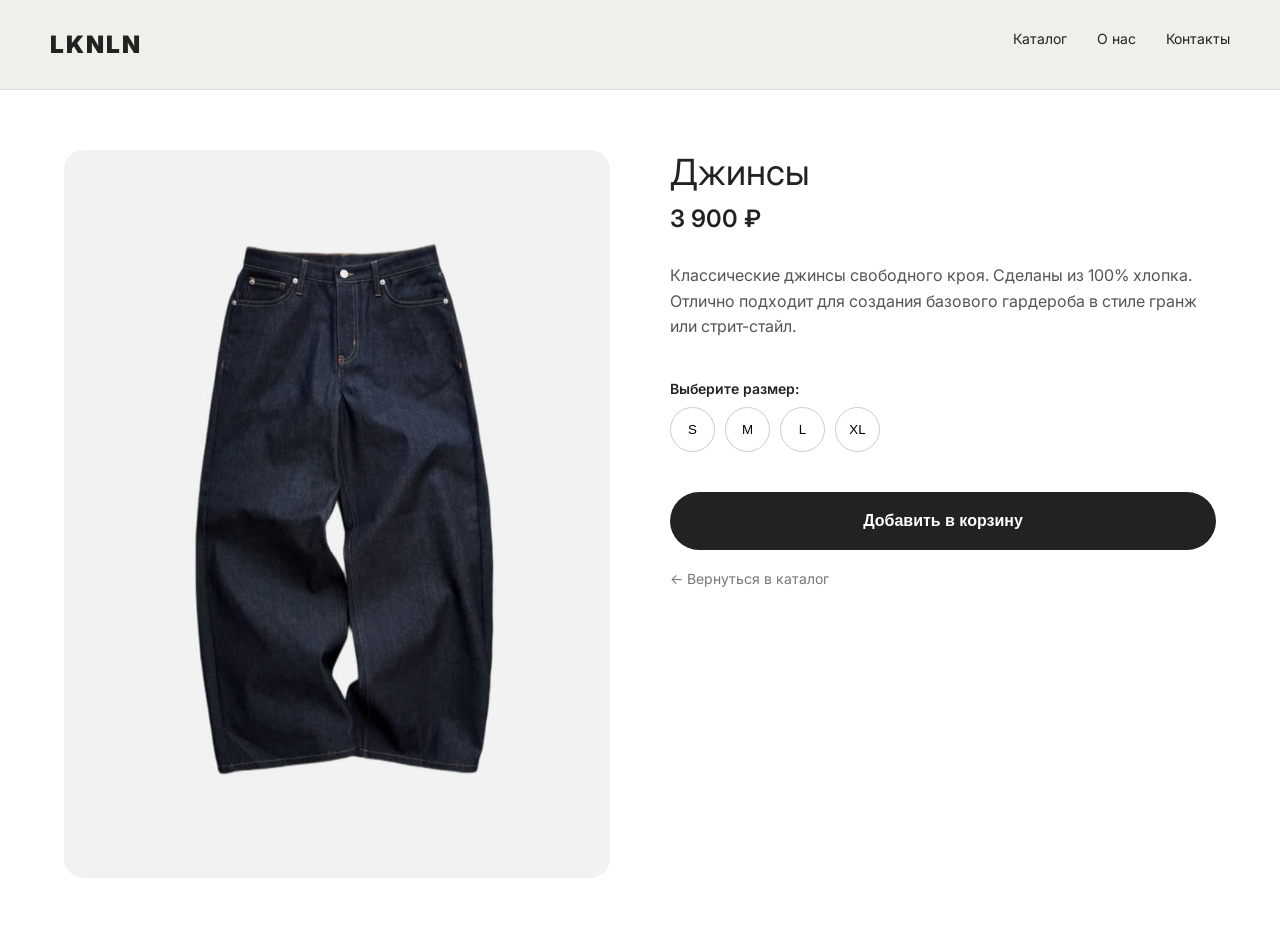
<file: product2.html>
<!DOCTYPE html>
<html lang="ru">
<head>
    <meta charset="UTF-8">
    <meta name="viewport" content="width=device-width, initial-scale=1.0">
    <title> Джинсы - LKNLN</title>
    <link href="https://fonts.googleapis.com/css2?family=Inter:wght@300;400;600&display=swap" rel="stylesheet">
    <link rel="stylesheet" href="styles.css">
</head>
<body>

    <!-- Шапка -->
    <header class="header header-dark">
        <a href="index.html" class="logo-text">LKNLN</a>
        <nav class="nav-left">
            <a href="catalog.html">Каталог</a>
            <a href="#">О нас</a>
            <a href="#">Контакты</a>
        </nav>
    </header>

    <!-- Основной блок товара -->
    <section class="product-page">
        <div class="product-container">
            
            <!-- Левая часть: Фото -->
            <div class="product-image">
                <img src="SHOP NOW our latest baggy jeans, tees, hoodies, sneakers and track suits_ Inspired by Y2K fashion & streetwear.jpg" alt="Джинсы">
            </div>

            <!-- Правая часть: Информация -->
            <div class="product-info">
                <h1>Джинсы</h1>
                <p class="product-price">3 900 ₽</p>
                
                <p class="product-desc">Классические джинсы свободного кроя. Сделаны из 100% хлопка. Отлично подходит для создания базового гардероба в стиле гранж или стрит-стайл.</p>

                <!-- Выбор размера -->
                <div class="sizes">
                    <p>Выберите размер:</p>
                    <div class="size-buttons">
                        <button>S</button>
                        <button>M</button>
                        <button>L</button>
                        <button>XL</button>
                    </div>
                </div>

                <!-- Кнопка Купить -->
                <button class="btn-add-to-cart">Добавить в корзину</button>
                
                <a href="catalog.html" class="back-link">← Вернуться в каталог</a>
            </div>

        </div>
    </section>

</body>
</html>
</file>
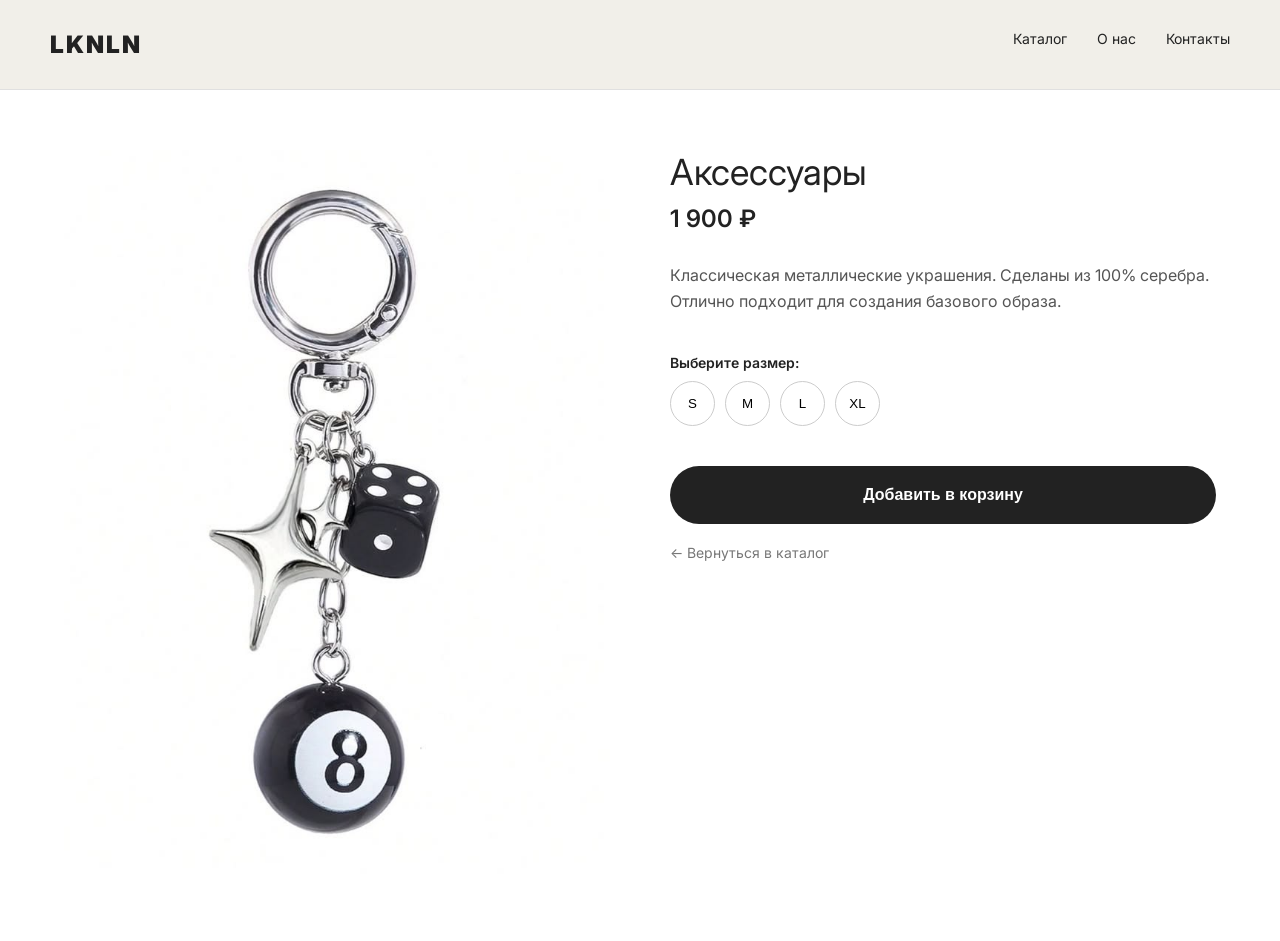
<file: product3.html>
<!DOCTYPE html>
<html lang="ru">
<head>
    <meta charset="UTF-8">
    <meta name="viewport" content="width=device-width, initial-scale=1.0">
    <title>Аксессуары - LKNLN</title>
    <link href="https://fonts.googleapis.com/css2?family=Inter:wght@300;400;600&display=swap" rel="stylesheet">
    <link rel="stylesheet" href="styles.css">
</head>
<body>

    <!-- Шапка -->
    <header class="header header-dark">
        <a href="index.html" class="logo-text">LKNLN</a>
        <nav class="nav-left">
            <a href="catalog.html">Каталог</a>
            <a href="#">О нас</a>
            <a href="#">Контакты</a>
        </nav>
    </header>

    <!-- Основной блок товара -->
    <section class="product-page">
        <div class="product-container">
            
            <!-- Левая часть: Фото -->
            <div class="product-image">
                <img src="key chain 🎱.jpg" alt="Аксессуары">
            </div>

            <!-- Правая часть: Информация -->
            <div class="product-info">
                <h1>Аксессуары</h1>
                <p class="product-price">1 900 ₽</p>
                
                <p class="product-desc">Классическая металлические украшения. Сделаны из 100% серебра. Отлично подходит для создания базового образа.</p>

                <!-- Выбор размера -->
                <div class="sizes">
                    <p>Выберите размер:</p>
                    <div class="size-buttons">
                        <button>S</button>
                        <button>M</button>
                        <button>L</button>
                        <button>XL</button>
                    </div>
                </div>

                <!-- Кнопка Купить -->
                <button class="btn-add-to-cart">Добавить в корзину</button>
                
                <a href="catalog.html" class="back-link">← Вернуться в каталог</a>
            </div>

        </div>
    </section>

</body>
</html>
</file>
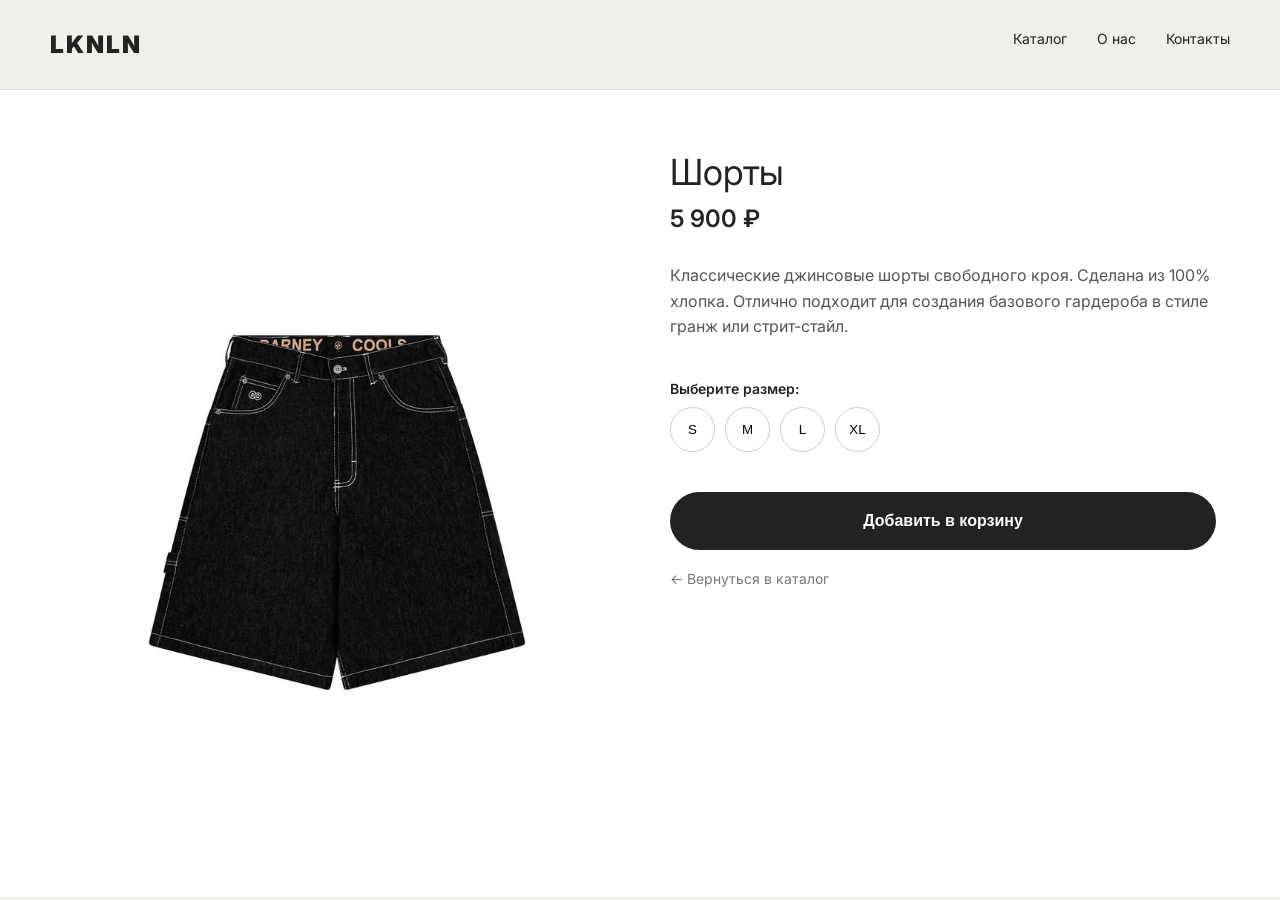
<file: product6.html>
<!DOCTYPE html>
<html lang="ru">
<head>
    <meta charset="UTF-8">
    <meta name="viewport" content="width=device-width, initial-scale=1.0">
    <title>Шорты - LKNLN</title>
    <link href="https://fonts.googleapis.com/css2?family=Inter:wght@300;400;600&display=swap" rel="stylesheet">
    <link rel="stylesheet" href="styles.css">
</head>
<body>

    <!-- Шапка -->
    <header class="header header-dark">
        <a href="index.html" class="logo-text">LKNLN</a>
        <nav class="nav-left">
            <a href="catalog.html">Каталог</a>
            <a href="#">О нас</a>
            <a href="#">Контакты</a>
        </nav>
    </header>

    <!-- Основной блок товара -->
    <section class="product-page">
        <div class="product-container">
            
            <!-- Левая часть: Фото -->
            <div class="product-image">
                <img src="denim jorts in raw 🔥 last remaining sizes avail_ Jorts Png, Hoodie Mockup, 2000s Boys, Jorts Mocku.jpg" alt="Шорты">
            </div>

            <!-- Правая часть: Информация -->
            <div class="product-info">
                <h1>Шорты</h1>
                <p class="product-price">5 900 ₽</p>
                
                <p class="product-desc">Классические джинсовые шорты свободного кроя. Сделана из 100% хлопка. Отлично подходит для создания базового гардероба в стиле гранж или стрит-стайл.</p>

                <!-- Выбор размера -->
                <div class="sizes">
                    <p>Выберите размер:</p>
                    <div class="size-buttons">
                        <button>S</button>
                        <button>M</button>
                        <button>L</button>
                        <button>XL</button>
                    </div>
                </div>

                <!-- Кнопка Купить -->
                <button class="btn-add-to-cart">Добавить в корзину</button>
                
                <a href="catalog.html" class="back-link">← Вернуться в каталог</a>
            </div>

        </div>
    </section>

</body>
</html>
</file>
<file: styles.css>
/* Сброс базовых стилей */
* {
    margin: 0;
    padding: 0;
    box-sizing: border-box;
}

body {
    font-family: 'Inter', sans-serif;
    background-color: #f1efe9; /* Светло-бежевый фон как на фото */
    color: #222;
    -webkit-font-smoothing: antialiased;
}

a {
    text-decoration: none;
    color: inherit;
}

/* --- HERO SECTION (Главный баннер) --- */
.hero {
    position: relative;
    width: 100%;
    height: 100vh;
    max-height: 900px;
    /* Замените ссылку ниже на свою картинку */
    background: url('images/short.jpg') center/cover no-repeat;
    display: flex;
    flex-direction: column;
    align-items: center;
    justify-content: center;
}

/* Затемнение фона для читаемости текста */
.hero::before {
    content: '';
    position: absolute;
    top: 0; left: 0; right: 0; bottom: 0;
    background: rgba(0, 0, 0, 0.2);
}

/* Шапка */
.header {
    position: absolute;
    top: 0;
    left: 0;
    width: 100%;
    padding: 30px 50px;
    display: flex;
    justify-content: space-between;
    color: #fff;
    z-index: 10;
}

.nav-left {
    display: flex;
    gap: 30px;
    font-size: 14px;
}

.nav-left a:hover {
    opacity: 0.7;
}

.nav-right {
    display: flex;
    gap: 20px;
}

.icon-btn {
    background: none;
    border: none;
    color: #fff;
    font-size: 18px;
    cursor: pointer;
}

/* Контент по центру */
.hero-content {
    position: relative;
    z-index: 10;
    text-align: center;
    color: #fff;
}

.logo {
    font-size: 100px;
    font-weight: 900;
    letter-spacing: 2px;
    line-height: 1;
    margin-bottom: 10px;
    /* Имитация стилизованного шрифта с картинки */
    font-family: 'Arial Black', Impact, sans-serif; 
}

.subtitle {
    font-size: 14px;
    letter-spacing: 1px;
    margin-bottom: 30px;
}

.btn-pill {
    display: inline-block;
    background-color: #fff;
    color: #000;
    padding: 15px 40px;
    border-radius: 50px;
    font-size: 12px;
    font-weight: 600;
    text-transform: uppercase;
    transition: background 0.3s;
}

.btn-pill:hover {
    background-color: #ddd;
}

/* --- FEATURES (Круглые иконки) --- */
.features {
    display: flex;
    justify-content: center;
    gap: 40px;
    padding: 60px 20px;
    flex-wrap: wrap;
    background-color: #f1efe9;
}

.feature-item {
    display: flex;
    flex-direction: column;
    align-items: center;
    gap: 10px;
}

.circle-img {
    width: 90px;
    height: 90px;
    border-radius: 50%;
    overflow: hidden;
    border: 2px solid transparent;
    transition: border 0.3s;
}

.circle-img img {
    width: 100%;
    height: 100%;
    object-fit: cover;
}

.feature-item span {
    font-size: 12px;
    color: #555;
}

/* --- NEW DROP (Заголовок) --- */
.catalog {
    padding: 40px 5% 80px;
    max-width: 1400px;
    margin: 0 auto;
}

.section-title {
    text-align: center;
    margin-bottom: 50px;
}

.section-title h2 {
    font-size: 40px;
    font-weight: 400;
    letter-spacing: 1px;
}

.section-title p {
    font-size: 12px;
    color: #777;
    text-transform: uppercase;
    letter-spacing: 2px;
}

/* --- СЕТКА ТОВАРОВ --- */
.grid {
    display: grid;
    grid-template-columns: repeat(3, 1fr); /* 3 колонки */
    gap: 20px;
}

.card {
    position: relative;
    border-radius: 30px; /* Сильное скругление как на макете */
    overflow: hidden;
    aspect-ratio: 3 / 4; /* Пропорции карточки */
    display: block;
}

.card img {
    width: 100%;
    height: 100%;
    object-fit: cover;
    transition: transform 0.5s ease;
}

/* Зум картинки при наведении */
.card:hover img {
    transform: scale(1.05);
}

.card-info {
    position: absolute;
    bottom: 0;
    left: 0;
    width: 100%;
    padding: 25px;
    display: flex;
    justify-content: space-between;
    align-items: flex-end;
    background: linear-gradient(to top, rgba(0,0,0,0.5), transparent);
    color: #fff;
}

.card-info h3 {
    font-size: 18px;
    font-weight: 400;
    line-height: 1.2;
}

.arrow-btn {
    display: flex;
    align-items: center;
    justify-content: center;
    width: 40px;
    height: 40px;
    background-color: #fff;
    color: #000;
    border-radius: 50%;
    font-size: 18px;
    transition: transform 0.3s;
}

.card:hover .arrow-btn {
    transform: translateX(5px);
}

/* --- АДАПТИВНОСТЬ (Для телефонов и планшетов) --- */
@media (max-width: 900px) {
    .logo {
        font-size: 60px;
    }
    .grid {
        grid-template-columns: repeat(2, 1fr); /* 2 колонки на планшетах */
    }
}

@media (max-width: 600px) {
    .header {
        padding: 20px;
    }
    .nav-left {
        display: none; /* Скрываем меню на телефоне (можно добавить бургер) */
    }
    .logo {
        font-size: 48px;
    }
    .features {
        gap: 20px;
    }
    .circle-img {
        width: 70px;
        height: 70px;
    }
    .grid {
        grid-template-columns: 1fr; /* 1 колонка на телефонах */
        gap: 15px;
    }
    .card-info {
        padding: 15px;
    }
    .card-info h3 {
        font-size: 16px;
    }
}

/* --- Стили для шапки на белом фоне (Каталог и Товар) --- */
.header-dark {
    position: relative;
    background: #f1efe9;
    color: #222;
    border-bottom: 1px solid #e0e0e0;
}
.header-dark .nav-left a:hover {
    opacity: 0.6;
}
.logo-text {
    font-size: 24px;
    font-weight: 900;
    letter-spacing: 2px;
}

/* --- Заголовок каталога --- */
.catalog-header {
    text-align: center;
    padding: 60px 20px 40px;
    background-color: #f1efe9;
}
.catalog-header h1 {
    font-size: 42px;
    font-weight: 400;
}
.catalog-header p {
    color: #777;
    font-size: 14px;
    text-transform: uppercase;
    letter-spacing: 1px;
    margin-top: 10px;
}

/* --- Стили для цен в карточках --- */
.card-info .price {
    font-size: 14px;
    color: #ddd;
    margin-top: 5px;
}

/* --- Страница товара (Product Page) --- */
.product-page {
    padding: 60px 5%;
    background-color: #fff;
}
.product-container {
    display: grid;
    grid-template-columns: 1fr 1fr;
    gap: 60px;
    max-width: 1200px;
    margin: 0 auto;
}
.product-image img {
    width: 100%;
    border-radius: 20px;
    object-fit: cover;
}
.product-info h1 {
    font-size: 36px;
    font-weight: 400;
    margin-bottom: 10px;
}
.product-price {
    font-size: 24px;
    font-weight: 600;
    margin-bottom: 30px;
}
.product-desc {
    color: #555;
    line-height: 1.6;
    margin-bottom: 40px;
}

/* Выбор размера */
.sizes p {
    font-size: 14px;
    font-weight: 600;
    margin-bottom: 10px;
}
.size-buttons {
    display: flex;
    gap: 10px;
    margin-bottom: 40px;
}
.size-buttons button {
    width: 45px;
    height: 45px;
    border: 1px solid #ccc;
    background: none;
    border-radius: 50%;
    cursor: pointer;
    transition: all 0.2s;
}
.size-buttons button:hover {
    background: #000;
    color: #fff;
    border-color: #000;
}

/* Кнопка добавления в корзину */
.btn-add-to-cart {
    width: 100%;
    padding: 20px;
    background: #222;
    color: #fff;
    border: none;
    border-radius: 50px;
    font-size: 16px;
    font-weight: 600;
    cursor: pointer;
    transition: background 0.3s;
}
.btn-add-to-cart:hover {
    background: #555;
}
.back-link {
    display: inline-block;
    margin-top: 20px;
    color: #777;
    font-size: 14px;
}

/* --- Адаптация страницы товара для телефонов --- */
@media (max-width: 850px) {
    .product-container {
        grid-template-columns: 1fr;
        gap: 30px;
    }
    .product-info h1 {
        font-size: 28px;
    }
}
</file>
